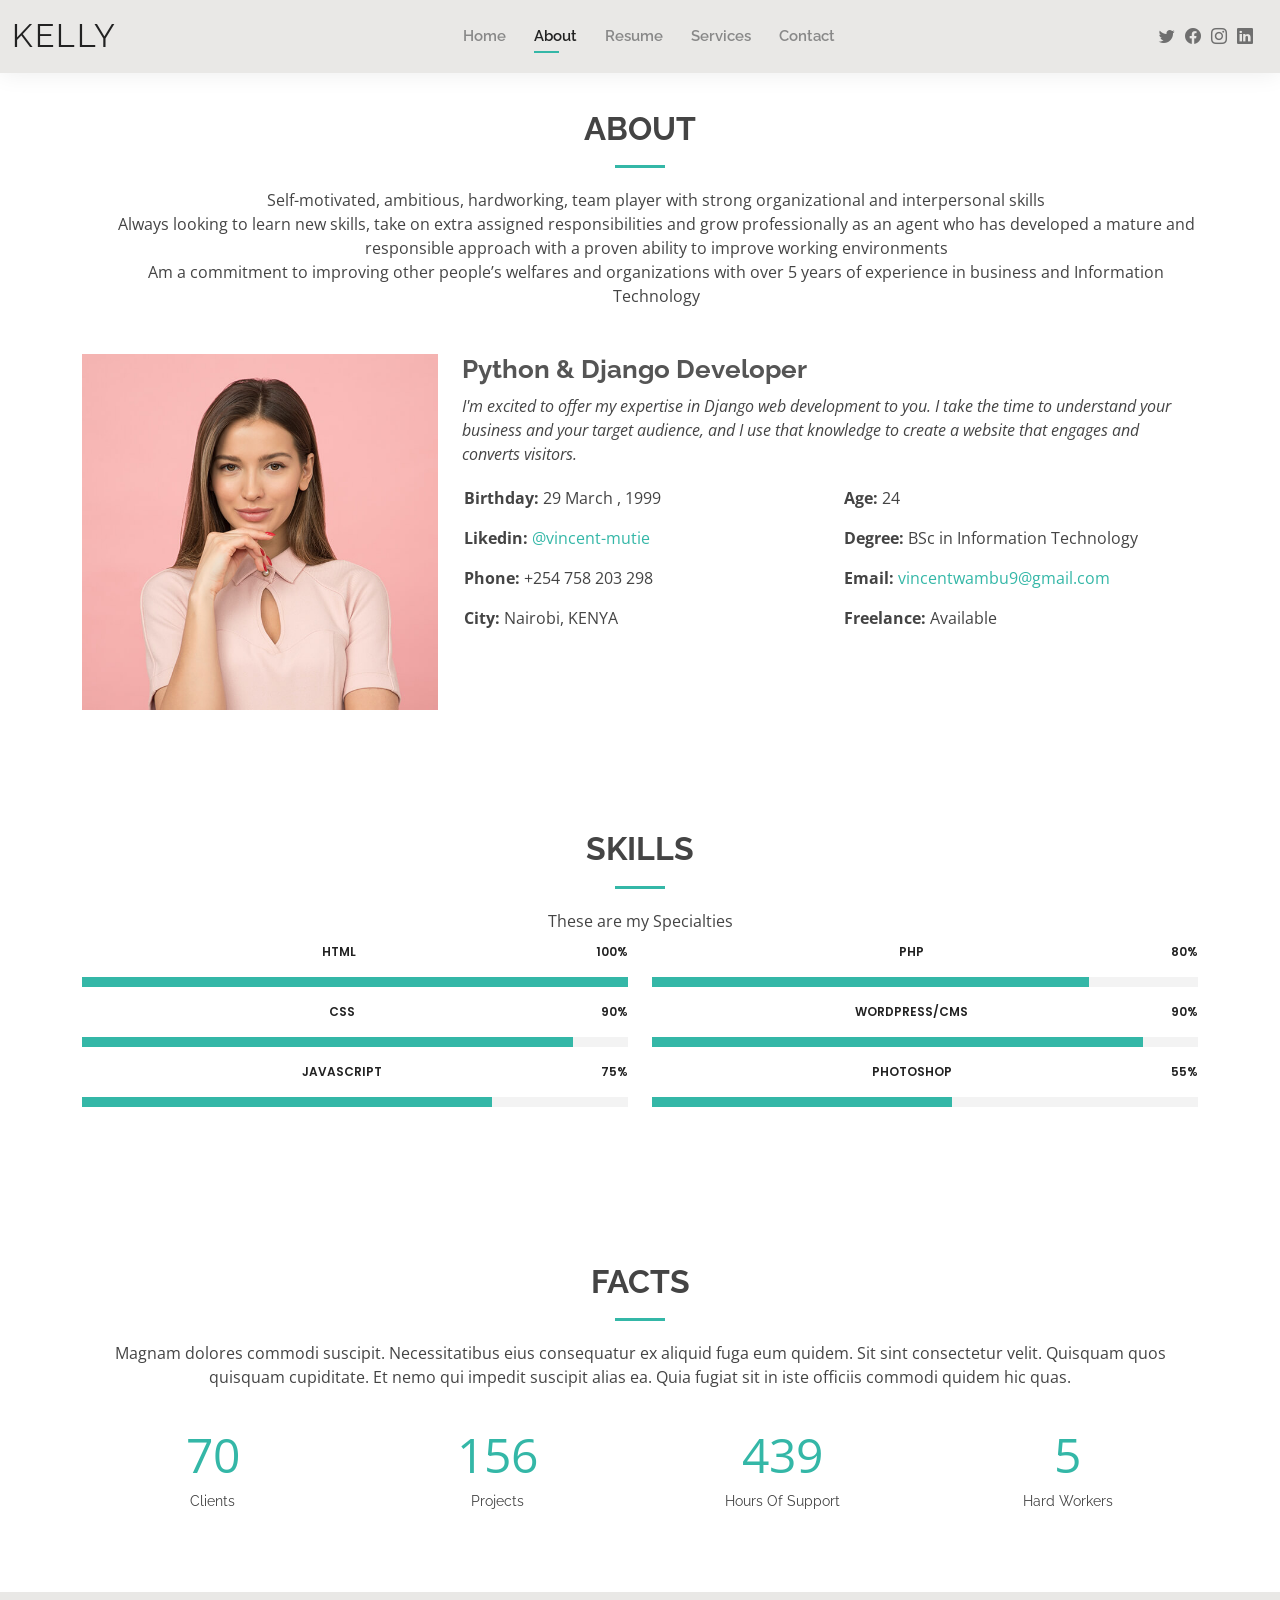
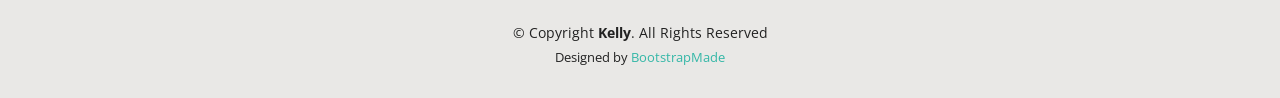
<file: about.html>
<!DOCTYPE html>
<html lang="en">

<head>
  <meta charset="utf-8">
  <meta content="width=device-width, initial-scale=1.0" name="viewport">

  <title>About </title>
  <meta content="" name="description">
  <meta content="" name="keywords">

  <!-- Favicons -->
  <link href="assets/img/favicon.png" rel="icon">
  <link href="assets/img/apple-touch-icon.png" rel="apple-touch-icon">

  <!-- Google Fonts -->
  <link href="https://fonts.googleapis.com/css?family=Open+Sans:300,300i,400,400i,600,600i,700,700i|Raleway:300,300i,400,400i,500,500i,600,600i,700,700i|Poppins:300,300i,400,400i,500,500i,600,600i,700,700i" rel="stylesheet">

  <!-- Vendor CSS Files -->
  <link href="assets/vendor/aos/aos.css" rel="stylesheet">
  <link href="assets/vendor/bootstrap/css/bootstrap.min.css" rel="stylesheet">
  <link href="assets/vendor/bootstrap-icons/bootstrap-icons.css" rel="stylesheet">
  <link href="assets/vendor/boxicons/css/boxicons.min.css" rel="stylesheet">
  <link href="assets/vendor/glightbox/css/glightbox.min.css" rel="stylesheet">
  <link href="assets/vendor/swiper/swiper-bundle.min.css" rel="stylesheet">

  <!-- Template Main CSS File -->
  <link href="assets/css/style.css" rel="stylesheet">

  <!-- =======================================================
  * Template Name: Kelly
  * Updated: Mar 10 2023 with Bootstrap v5.2.3
  * Template URL: https://bootstrapmade.com/kelly-free-bootstrap-cv-resume-html-template/
  * Author: BootstrapMade.com
  * License: https://bootstrapmade.com/license/
  ======================================================== -->
</head>

<body>

  <!-- ======= Header ======= -->
  <header id="header" class="fixed-top">
    <div class="container-fluid d-flex justify-content-between align-items-center">

      <h1 class="logo me-auto me-lg-0"><a href="index.html">Kelly</a></h1>
      <!-- Uncomment below if you prefer to use an image logo -->
      <!-- <a href="index.html" class="logo"><img src="assets/img/logo.png" alt="" class="img-fluid"></a>-->

      <nav id="navbar" class="navbar order-last order-lg-0">
        <ul>
          <li><a href="index.html">Home</a></li>
          <li><a class="active" href="about.html">About</a></li>
          <li><a href="resume.html">Resume</a></li>
          <li><a href="services.html">Services</a></li>
       
          <li><a href="contact.html">Contact</a></li>
        </ul>
        <i class="bi bi-list mobile-nav-toggle"></i>
      </nav><!-- .navbar -->

      <div class="header-social-links">
        <a href="#" class="twitter"><i class="bi bi-twitter"></i></a>
        <a href="#" class="facebook"><i class="bi bi-facebook"></i></a>
        <a href="#" class="instagram"><i class="bi bi-instagram"></i></a>
        <a href="https://www.linkedin.com/in/vincent-mutie/" class="linkedin"><i class="bi bi-linkedin"></i></i></a>
      </div>

    </div>

  </header><!-- End Header -->

  <main id="main">

    <!-- ======= About Section ======= -->
    <section id="about" class="about">
      <div class="container" data-aos="fade-up">

        <div class="section-title">
          <h2>About</h2>
          <p>
            <ul style="list-style: none;">
              <li>Self-motivated, ambitious, hardworking, team player with strong organizational and interpersonal skills </li>
              <li>Always looking to learn new skills, take on extra assigned responsibilities and grow professionally as an agent who has developed a mature and responsible approach with a proven ability to improve working environments</li>
           <li>Am  a commitment to improving other people’s welfares and organizations with over 5 years of experience in business and Information Technology</li>
            </ul>
            </p>
        </div>

        <div class="row">
          <div class="col-lg-4">
            <img src="assets/img/about.jpg" class="img-fluid" alt="">
          </div>
          <div class="col-lg-8 pt-4 pt-lg-0 content">
            <h3>Python  &amp; Django  Developer</h3>
            <p class="fst-italic">
             I'm excited to offer my expertise in Django web development to you. 
             I take the time to understand your business and your target audience, and 
             I use that knowledge to create a website that engages and converts visitors.
            </p>
            <div class="row">
              <div class="col-lg-6">
                <ul>
                  <li><i class="bi bi-rounded-right"></i> <strong>Birthday:</strong> 29 March , 1999</li>
                  <li><i class="bi bi-rounded-right"></i> <strong>Likedin:</strong> <a href="https://www.linkedin.com/in/vincent-mutie/">@vincent-mutie</a></li>
                  <li><i class="bi bi-rounded-right"></i> <strong>Phone:</strong> +254 758 203 298</li>
                  <li><i class="bi bi-rounded-right"></i> <strong>City:</strong>  Nairobi, KENYA</li>
                </ul>
              </div>
              <div class="col-lg-6">
                <ul>
                  <li><i class="bi bi-rounded-right"></i> <strong>Age:</strong> 24</li>
                  <li><i class="bi bi-rounded-right"></i> <strong>Degree:</strong> BSc in Information Technology</li>
                  <li><i class="bi bi-rounded-right"></i> <strong>Email:</strong> <a href="">vincentwambu9@gmail.com</a></li>
                  <li><i class="bi bi-rounded-right"></i> <strong>Freelance:</strong> Available</li>
                </ul>
              </div>
            </div>
            <!-- <p>
              Officiis eligendi itaque labore et dolorum mollitia officiis optio vero. Quisquam sunt adipisci omnis et ut. Nulla accusantium dolor incidunt officia tempore. Et eius omnis.
              Cupiditate ut dicta maxime officiis quidem quia. Sed et consectetur qui quia repellendus itaque neque. Aliquid amet quidem ut quaerat cupiditate. Ab et eum qui repellendus omnis culpa magni laudantium dolores.
            </p>
          </div> -->
        </div>

      </div>
    </section><!-- End About Section -->

    <!-- ======= Skills Section ======= -->
    <section id="skills" class="skills">
      <div class="container" data-aos="fade-up">

        <div class="section-title">
          <h2>Skills</h2>
          <p>These   are  my  Specialties</p>

        <div class="row skills-content">

          <div class="col-lg-6">

            <div class="progress">
              <span class="skill">HTML <i class="val">100%</i></span>
              <div class="progress-bar-wrap">
                <div class="progress-bar" role="progressbar" aria-valuenow="100" aria-valuemin="0" aria-valuemax="100"></div>
              </div>
            </div>

            <div class="progress">
              <span class="skill">CSS <i class="val">90%</i></span>
              <div class="progress-bar-wrap">
                <div class="progress-bar" role="progressbar" aria-valuenow="90" aria-valuemin="0" aria-valuemax="100"></div>
              </div>
            </div>

            <div class="progress">
              <span class="skill">JavaScript <i class="val">75%</i></span>
              <div class="progress-bar-wrap">
                <div class="progress-bar" role="progressbar" aria-valuenow="75" aria-valuemin="0" aria-valuemax="100"></div>
              </div>
            </div>

          </div>

          <div class="col-lg-6">

            <div class="progress">
              <span class="skill">PHP <i class="val">80%</i></span>
              <div class="progress-bar-wrap">
                <div class="progress-bar" role="progressbar" aria-valuenow="80" aria-valuemin="0" aria-valuemax="100"></div>
              </div>
            </div>

            <div class="progress">
              <span class="skill">WordPress/CMS <i class="val">90%</i></span>
              <div class="progress-bar-wrap">
                <div class="progress-bar" role="progressbar" aria-valuenow="90" aria-valuemin="0" aria-valuemax="100"></div>
              </div>
            </div>

            <div class="progress">
              <span class="skill">Photoshop <i class="val">55%</i></span>
              <div class="progress-bar-wrap">
                <div class="progress-bar" role="progressbar" aria-valuenow="55" aria-valuemin="0" aria-valuemax="100"></div>
              </div>
            </div>

          </div>

        </div>

      </div>
    </section><!-- End Skills Section -->

    <!-- ======= Facts Section ======= -->
    <section id="facts" class="facts">
      <div class="container" data-aos="fade-up">

        <div class="section-title">
          <h2>Facts</h2>
          <p>Magnam dolores commodi suscipit. Necessitatibus eius consequatur ex aliquid fuga eum quidem. Sit sint consectetur velit. Quisquam quos quisquam cupiditate. Et nemo qui impedit suscipit alias ea. Quia fugiat sit in iste officiis commodi quidem hic quas.</p>
        </div>

        <div class="row counters">

          <div class="col-lg-3 col-6 text-center">
            <span data-purecounter-start="0" data-purecounter-end="232" data-purecounter-duration="1" class="purecounter"></span>
            <p>Clients</p>
          </div>

          <div class="col-lg-3 col-6 text-center">
            <span data-purecounter-start="0" data-purecounter-end="521" data-purecounter-duration="1" class="purecounter"></span>
            <p>Projects</p>
          </div>

          <div class="col-lg-3 col-6 text-center">
            <span data-purecounter-start="0" data-purecounter-end="1463" data-purecounter-duration="1" class="purecounter"></span>
            <p>Hours Of Support</p>
          </div>

          <div class="col-lg-3 col-6 text-center">
            <span data-purecounter-start="0" data-purecounter-end="15" data-purecounter-duration="1" class="purecounter"></span>
            <p>Hard Workers</p>
          </div>

        </div>

      </div>
    </section><!-- End Facts Section -->



  </main><!-- End #main -->

  <!-- ======= Footer ======= -->
  <footer id="footer">
    <div class="container">
      <div class="copyright">
        &copy; Copyright <strong><span>Kelly</span></strong>. All Rights Reserved
      </div>
      <div class="credits">
        <!-- All the links in the footer should remain intact. -->
        <!-- You can delete the links only if you purchased the pro version. -->
        <!-- Licensing information: https://bootstrapmade.com/license/ -->
        <!-- Purchase the pro version with working PHP/AJAX contact form: https://bootstrapmade.com/kelly-free-bootstrap-cv-resume-html-template/ -->
        Designed by <a href="https://bootstrapmade.com/">BootstrapMade</a>
      </div>
    </div>
  </footer><!-- End  Footer -->

  <div id="preloader"></div>
  <a href="#" class="back-to-top d-flex align-items-center justify-content-center"><i class="bi bi-arrow-up-short"></i></a>

  <!-- Vendor JS Files -->
  <script src="assets/vendor/purecounter/purecounter_vanilla.js"></script>
  <script src="assets/vendor/aos/aos.js"></script>
  <script src="assets/vendor/bootstrap/js/bootstrap.bundle.min.js"></script>
  <script src="assets/vendor/glightbox/js/glightbox.min.js"></script>
  <script src="assets/vendor/isotope-layout/isotope.pkgd.min.js"></script>
  <script src="assets/vendor/swiper/swiper-bundle.min.js"></script>
  <script src="assets/vendor/waypoints/noframework.waypoints.js"></script>
  <script src="assets/vendor/php-email-form/validate.js"></script>

  <!-- Template Main JS File -->
  <script src="assets/js/main.js"></script>

</body>

</html>
</file>
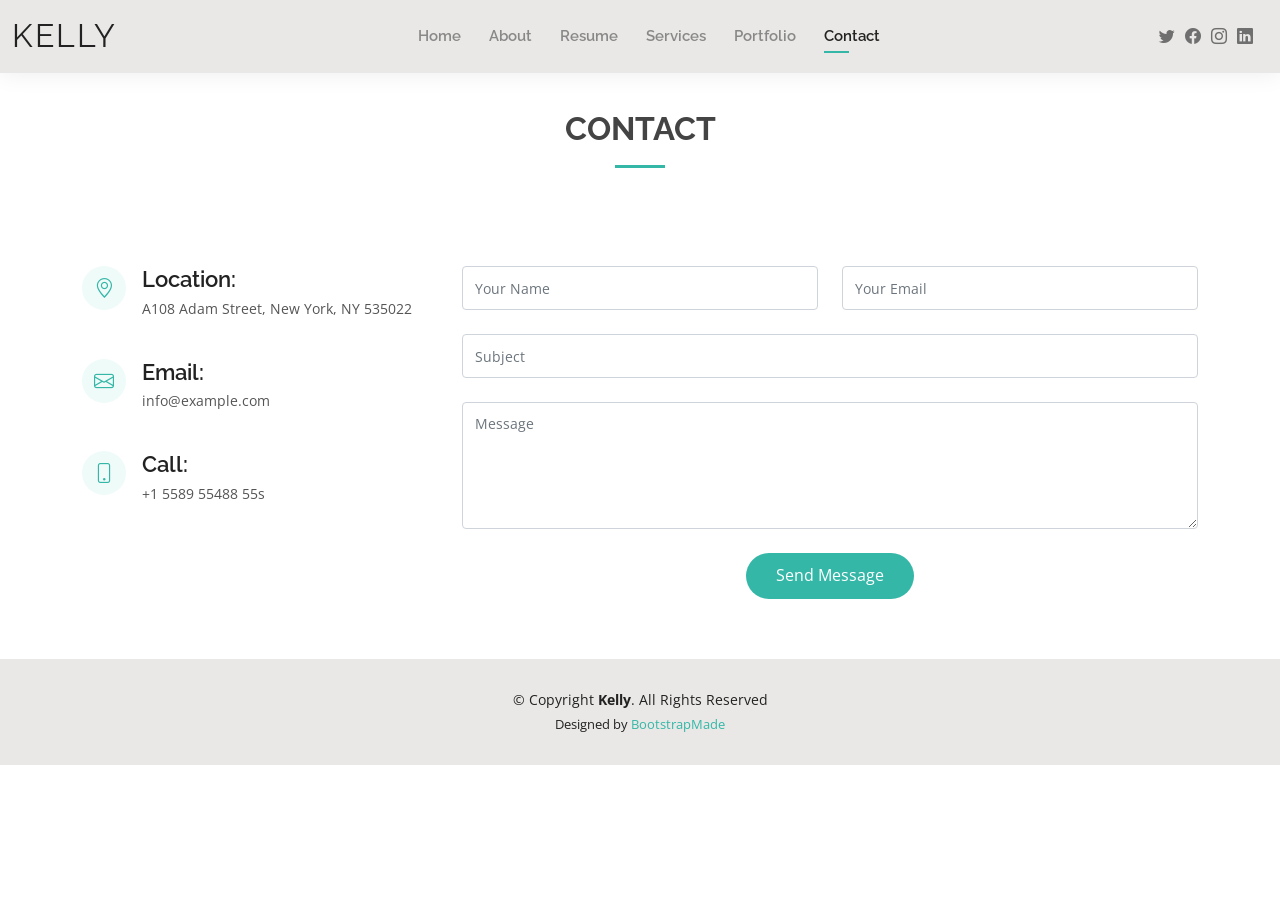
<file: contact.html>
<!DOCTYPE html>
<html lang="en">

<head>
  <meta charset="utf-8">
  <meta content="width=device-width, initial-scale=1.0" name="viewport">

  <title>Contact - Kelly Bootstrap Template</title>
  <meta content="" name="description">
  <meta content="" name="keywords">

  <!-- Favicons -->
  <link href="assets/img/favicon.png" rel="icon">
  <link href="assets/img/apple-touch-icon.png" rel="apple-touch-icon">

  <!-- Google Fonts -->
  <link href="https://fonts.googleapis.com/css?family=Open+Sans:300,300i,400,400i,600,600i,700,700i|Raleway:300,300i,400,400i,500,500i,600,600i,700,700i|Poppins:300,300i,400,400i,500,500i,600,600i,700,700i" rel="stylesheet">

  <!-- Vendor CSS Files -->
  <link href="assets/vendor/aos/aos.css" rel="stylesheet">
  <link href="assets/vendor/bootstrap/css/bootstrap.min.css" rel="stylesheet">
  <link href="assets/vendor/bootstrap-icons/bootstrap-icons.css" rel="stylesheet">
  <link href="assets/vendor/boxicons/css/boxicons.min.css" rel="stylesheet">
  <link href="assets/vendor/glightbox/css/glightbox.min.css" rel="stylesheet">
  <link href="assets/vendor/swiper/swiper-bundle.min.css" rel="stylesheet">

  <!-- Template Main CSS File -->
  <link href="assets/css/style.css" rel="stylesheet">

  <!-- =======================================================
  * Template Name: Kelly
  * Updated: Mar 10 2023 with Bootstrap v5.2.3
  * Template URL: https://bootstrapmade.com/kelly-free-bootstrap-cv-resume-html-template/
  * Author: BootstrapMade.com
  * License: https://bootstrapmade.com/license/
  ======================================================== -->
</head>

<body>

  <!-- ======= Header ======= -->
  <header id="header" class="fixed-top">
    <div class="container-fluid d-flex justify-content-between align-items-center">

      <h1 class="logo me-auto me-lg-0"><a href="index.html">Kelly</a></h1>
      <!-- Uncomment below if you prefer to use an image logo -->
      <!-- <a href="index.html" class="logo"><img src="assets/img/logo.png" alt="" class="img-fluid"></a>-->

      <nav id="navbar" class="navbar order-last order-lg-0">
        <ul>
          <li><a href="index.html">Home</a></li>
          <li><a href="about.html">About</a></li>
          <li><a href="resume.html">Resume</a></li>
          <li><a href="services.html">Services</a></li>
          <li><a href="portfolio.html">Portfolio</a></li>
          <li><a class="active" href="contact.html">Contact</a></li>
        </ul>
        <i class="bi bi-list mobile-nav-toggle"></i>
      </nav><!-- .navbar -->

      <div class="header-social-links">
        <a href="#" class="twitter"><i class="bi bi-twitter"></i></a>
        <a href="#" class="facebook"><i class="bi bi-facebook"></i></a>
        <a href="#" class="instagram"><i class="bi bi-instagram"></i></a>
        <a href="#" class="linkedin"><i class="bi bi-linkedin"></i></i></a>
      </div>

    </div>

  </header><!-- End Header -->

  <main id="main">

    <!-- ======= Contact Section ======= -->
    <section id="contact" class="contact">
      <div class="container" data-aos="fade-up">

        <div class="section-title">
          <h2>Contact</h2>
        </div>

      
        <div class="row mt-5">

          <div class="col-lg-4">
            <div class="info">
              <div class="address">
                <i class="bi bi-geo-alt"></i>
                <h4>Location:</h4>
                <p>A108 Adam Street, New York, NY 535022</p>
              </div>

              <div class="email">
                <i class="bi bi-envelope"></i>
                <h4>Email:</h4>
                <p>info@example.com</p>
              </div>

              <div class="phone">
                <i class="bi bi-phone"></i>
                <h4>Call:</h4>
                <p>+1 5589 55488 55s</p>
              </div>

            </div>

          </div>

          <div class="col-lg-8 mt-5 mt-lg-0">

            <form action="forms/contact.php" method="post" role="form" class="php-email-form">
              <div class="row">
                <div class="col-md-6 form-group">
                  <input type="text" name="name" class="form-control" id="name" placeholder="Your Name" required>
                </div>
                <div class="col-md-6 form-group mt-3 mt-md-0">
                  <input type="email" class="form-control" name="email" id="email" placeholder="Your Email" required>
                </div>
              </div>
              <div class="form-group mt-3">
                <input type="text" class="form-control" name="subject" id="subject" placeholder="Subject" required>
              </div>
              <div class="form-group mt-3">
                <textarea class="form-control" name="message" rows="5" placeholder="Message" required></textarea>
              </div>
              <div class="my-3">
                <div class="loading">Loading</div>
                <div class="error-message"></div>
                <div class="sent-message">Your message has been sent. Thank you!</div>
              </div>
              <div class="text-center"><button type="submit">Send Message</button></div>
            </form>

          </div>

        </div>

      </div>
    </section><!-- End Contact Section -->

  </main><!-- End #main -->

  <!-- ======= Footer ======= -->
  <footer id="footer">
    <div class="container">
      <div class="copyright">
        &copy; Copyright <strong><span>Kelly</span></strong>. All Rights Reserved
      </div>
      <div class="credits">
        <!-- All the links in the footer should remain intact. -->
        <!-- You can delete the links only if you purchased the pro version. -->
        <!-- Licensing information: https://bootstrapmade.com/license/ -->
        <!-- Purchase the pro version with working PHP/AJAX contact form: https://bootstrapmade.com/kelly-free-bootstrap-cv-resume-html-template/ -->
        Designed by <a href="https://bootstrapmade.com/">BootstrapMade</a>
      </div>
    </div>
  </footer><!-- End  Footer -->

  <div id="preloader"></div>
  <a href="#" class="back-to-top d-flex align-items-center justify-content-center"><i class="bi bi-arrow-up-short"></i></a>

  <!-- Vendor JS Files -->
  <script src="assets/vendor/purecounter/purecounter_vanilla.js"></script>
  <script src="assets/vendor/aos/aos.js"></script>
  <script src="assets/vendor/bootstrap/js/bootstrap.bundle.min.js"></script>
  <script src="assets/vendor/glightbox/js/glightbox.min.js"></script>
  <script src="assets/vendor/isotope-layout/isotope.pkgd.min.js"></script>
  <script src="assets/vendor/swiper/swiper-bundle.min.js"></script>
  <script src="assets/vendor/waypoints/noframework.waypoints.js"></script>
  <script src="assets/vendor/php-email-form/validate.js"></script>

  <!-- Template Main JS File -->
  <script src="assets/js/main.js"></script>

</body>

</html>
</file>
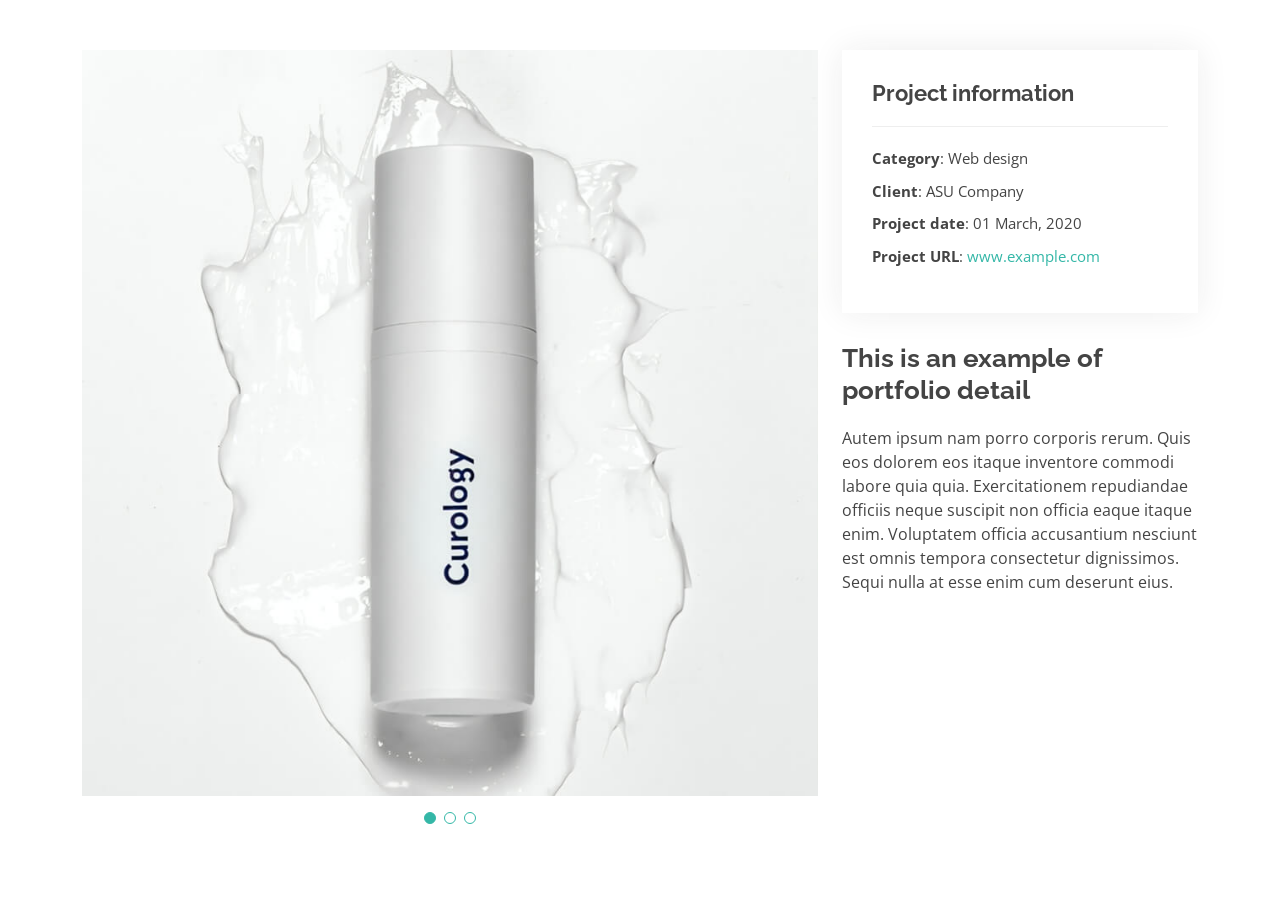
<file: portfolio-details.html>
<!DOCTYPE html>
<html lang="en">
  <head>
    <meta charset="utf-8" />
    <meta content="width=device-width, initial-scale=1.0" name="viewport" />

    <title>potfolio</title>
    <meta content="" name="description" />
    <meta content="" name="keywords" />

    <!-- Favicons -->
    <link href="assets/img/favicon.png" rel="icon" />
    <link href="assets/img/apple-touch-icon.png" rel="apple-touch-icon" />

    <!-- Google Fonts -->
    <link
      href="https://fonts.googleapis.com/css?family=Open+Sans:300,300i,400,400i,600,600i,700,700i|Raleway:300,300i,400,400i,500,500i,600,600i,700,700i|Poppins:300,300i,400,400i,500,500i,600,600i,700,700i"
      rel="stylesheet"
    />

    <!-- Vendor CSS Files -->
    <link href="assets/vendor/aos/aos.css" rel="stylesheet" />
    <link
      href="assets/vendor/bootstrap/css/bootstrap.min.css"
      rel="stylesheet"
    />
    <link
      href="assets/vendor/bootstrap-icons/bootstrap-icons.css"
      rel="stylesheet"
    />
    <link href="assets/vendor/boxicons/css/boxicons.min.css" rel="stylesheet" />
    <link
      href="assets/vendor/glightbox/css/glightbox.min.css"
      rel="stylesheet"
    />
    <link href="assets/vendor/swiper/swiper-bundle.min.css" rel="stylesheet" />

    <!-- Template Main CSS File -->
    <link href="assets/css/style.css" rel="stylesheet" />

    <!-- =======================================================
  * Template Name: Kelly
  * Updated: Mar 10 2023 with Bootstrap v5.2.3
  * Template URL: https://bootstrapmade.com/kelly-free-bootstrap-cv-resume-html-template/
  * Author: BootstrapMade.com
  * License: https://bootstrapmade.com/license/
  ======================================================== -->
  </head>

  <body>
    <main id="main">
      <!-- ======= Portfolio Details Section ======= -->
      <section id="portfolio-details" class="portfolio-details">
        <div class="container">
          <div class="row gy-4">
            <div class="col-lg-8">
              <div class="portfolio-details-slider swiper">
                <div class="swiper-wrapper align-items-center">
                  <div class="swiper-slide">
                    <img src="assets/img/portfolio/portfolio-1.jpg" alt="" />
                  </div>

                  <div class="swiper-slide">
                    <img src="assets/img/portfolio/portfolio-2.jpg" alt="" />
                  </div>

                  <div class="swiper-slide">
                    <img src="assets/img/portfolio/portfolio-3.jpg" alt="" />
                  </div>
                </div>
                <div class="swiper-pagination"></div>
              </div>
            </div>

            <div class="col-lg-4">
              <div class="portfolio-info">
                <h3>Project information</h3>
                <ul>
                  <li><strong>Category</strong>: Web design</li>
                  <li><strong>Client</strong>: ASU Company</li>
                  <li><strong>Project date</strong>: 01 March, 2020</li>
                  <li>
                    <strong>Project URL</strong>:
                    <a href="#">www.example.com</a>
                  </li>
                </ul>
              </div>
              <div class="portfolio-description">
                <h2>This is an example of portfolio detail</h2>
                <p>
                  Autem ipsum nam porro corporis rerum. Quis eos dolorem eos
                  itaque inventore commodi labore quia quia. Exercitationem
                  repudiandae officiis neque suscipit non officia eaque itaque
                  enim. Voluptatem officia accusantium nesciunt est omnis
                  tempora consectetur dignissimos. Sequi nulla at esse enim cum
                  deserunt eius.
                </p>
              </div>
            </div>
          </div>
        </div>
      </section>
      <!-- End Portfolio Details Section -->
    </main>
    <!-- End #main -->

    <div id="preloader"></div>
    <a
      href="#"
      class="back-to-top d-flex align-items-center justify-content-center"
      ><i class="bi bi-arrow-up-short"></i
    ></a>

    <!-- Vendor JS Files -->
    <script src="assets/vendor/purecounter/purecounter_vanilla.js"></script>
    <script src="assets/vendor/aos/aos.js"></script>
    <script src="assets/vendor/bootstrap/js/bootstrap.bundle.min.js"></script>
    <script src="assets/vendor/glightbox/js/glightbox.min.js"></script>
    <script src="assets/vendor/isotope-layout/isotope.pkgd.min.js"></script>
    <script src="assets/vendor/swiper/swiper-bundle.min.js"></script>
    <script src="assets/vendor/waypoints/noframework.waypoints.js"></script>
    <script src="assets/vendor/php-email-form/validate.js"></script>

    <!-- Template Main JS File -->
    <script src="assets/js/main.js"></script>
  </body>
</html>
</file>
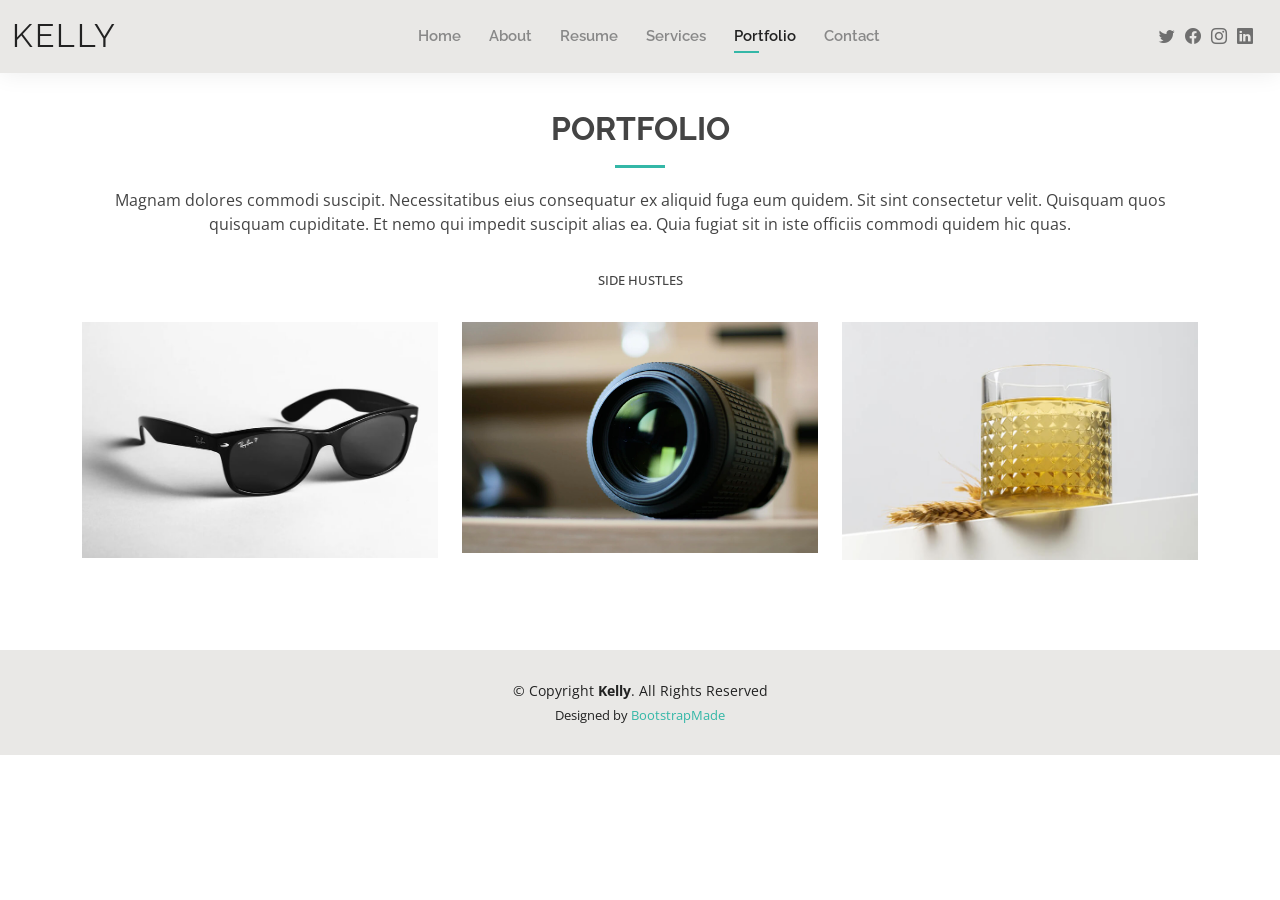
<file: portfolio.html>
<!DOCTYPE html>
<html lang="en">

<head>
  <meta charset="utf-8">
  <meta content="width=device-width, initial-scale=1.0" name="viewport">

  <title>Portfolio - Kelly Bootstrap Template</title>
  <meta content="" name="description">
  <meta content="" name="keywords">

  <!-- Favicons -->
  <link href="assets/img/favicon.png" rel="icon">
  <link href="assets/img/apple-touch-icon.png" rel="apple-touch-icon">

  <!-- Google Fonts -->
  <link href="https://fonts.googleapis.com/css?family=Open+Sans:300,300i,400,400i,600,600i,700,700i|Raleway:300,300i,400,400i,500,500i,600,600i,700,700i|Poppins:300,300i,400,400i,500,500i,600,600i,700,700i" rel="stylesheet">

  <!-- Vendor CSS Files -->
  <link href="assets/vendor/aos/aos.css" rel="stylesheet">
  <link href="assets/vendor/bootstrap/css/bootstrap.min.css" rel="stylesheet">
  <link href="assets/vendor/bootstrap-icons/bootstrap-icons.css" rel="stylesheet">
  <link href="assets/vendor/boxicons/css/boxicons.min.css" rel="stylesheet">
  <link href="assets/vendor/glightbox/css/glightbox.min.css" rel="stylesheet">
  <link href="assets/vendor/swiper/swiper-bundle.min.css" rel="stylesheet">

  <!-- Template Main CSS File -->
  <link href="assets/css/style.css" rel="stylesheet">

  <!-- =======================================================
  * Template Name: Kelly
  * Updated: Mar 10 2023 with Bootstrap v5.2.3
  * Template URL: https://bootstrapmade.com/kelly-free-bootstrap-cv-resume-html-template/
  * Author: BootstrapMade.com
  * License: https://bootstrapmade.com/license/
  ======================================================== -->
</head>

<body>

  <!-- ======= Header ======= -->
  <header id="header" class="fixed-top">
    <div class="container-fluid d-flex justify-content-between align-items-center">

      <h1 class="logo me-auto me-lg-0"><a href="index.html">Kelly</a></h1>
      <!-- Uncomment below if you prefer to use an image logo -->
      <!-- <a href="index.html" class="logo"><img src="assets/img/logo.png" alt="" class="img-fluid"></a>-->

      <nav id="navbar" class="navbar order-last order-lg-0">
        <ul>
          <li><a href="index.html">Home</a></li>
          <li><a href="about.html">About</a></li>
          <li><a href="resume.html">Resume</a></li>
          <li><a href="services.html">Services</a></li>
          <li><a class="active" href="portfolio.html">Portfolio</a></li>
          <li><a href="contact.html">Contact</a></li>
        </ul>
        <i class="bi bi-list mobile-nav-toggle"></i>
      </nav><!-- .navbar -->

      <div class="header-social-links">
        <a href="#" class="twitter"><i class="bi bi-twitter"></i></a>
        <a href="#" class="facebook"><i class="bi bi-facebook"></i></a>
        <a href="#" class="instagram"><i class="bi bi-instagram"></i></a>
        <a href="#" class="linkedin"><i class="bi bi-linkedin"></i></i></a>
      </div>

    </div>

  </header><!-- End Header -->

  <main id="main">

    <!-- ======= Portfolio Section ======= -->
    <section id="portfolio" class="portfolio">
      <div class="container" data-aos="fade-up">

        <div class="section-title">
          <h2>Portfolio</h2>
          <p>Magnam dolores commodi suscipit. Necessitatibus eius consequatur ex aliquid fuga eum quidem. Sit sint consectetur velit. Quisquam quos quisquam cupiditate. Et nemo qui impedit suscipit alias ea. Quia fugiat sit in iste officiis commodi quidem hic quas.</p>
        </div>

        <div class="row" data-aos="fade-up" data-aos-delay="100">
          <div class="col-lg-12 d-flex justify-content-center">
            <ul id="portfolio-flters">
            
              <li data-filter=".filter-card">Side Hustles</li>
             
            </ul>
          </div>
        </div>

        <div class="row portfolio-container" data-aos="fade-up" data-aos-delay="200">


          <div class="col-lg-4 col-md-6 portfolio-item filter-card">
            <div class="portfolio-wrap">
              <img src="assets/img/portfolio/portfolio-4.jpg" class="img-fluid" alt="">
              <div class="portfolio-info">
                <h4>Fiverr Freelancing</h4>
                <p>Offer  IT Services  to clients  all  over  the  world!</p>
                <div class="portfolio-links">
                  <a href="assets/img/portfolio/portfolio-4.jpg" data-gallery="portfolioGallery" class="portfolio-lightbox" title="Fiverr"><i class="bx bx-plus"></i></a>
                  <a href="portfolio-details.html" class="portfolio-details-lightbox" data-glightbox="type: external" title="Portfolio Details"><i class="bx bx-link"></i></a>
                </div>
              </div>
            </div>
          </div>

         
          

          <div class="col-lg-4 col-md-6 portfolio-item filter-card">
            <div class="portfolio-wrap">
              <img src="assets/img/portfolio/portfolio-7.jpg" class="img-fluid" alt="">
              <div class="portfolio-info">
                <h4>Card 1</h4>
                <p>Card</p>
                <div class="portfolio-links">
                  <a href="assets/img/portfolio/portfolio-7.jpg" data-gallery="portfolioGallery" class="portfolio-lightbox" title="Card 1"><i class="bx bx-plus"></i></a>
                  <a href="portfolio-details.html" class="portfolio-details-lightbox" data-glightbox="type: external" title="Portfolio Details"><i class="bx bx-link"></i></a>
                </div>
              </div>
            </div>
          </div>

          <div class="col-lg-4 col-md-6 portfolio-item filter-card">
            <div class="portfolio-wrap">
              <img src="assets/img/portfolio/portfolio-8.jpg" class="img-fluid" alt="">
              <div class="portfolio-info">
                <h4>Card 3</h4>
                <p>Card</p>
                <div class="portfolio-links">
                  <a href="assets/img/portfolio/portfolio-8.jpg" data-gallery="portfolioGallery" class="portfolio-lightbox" title="Card 3"><i class="bx bx-plus"></i></a>
                  <a href="portfolio-details.html" class="portfolio-details-lightbox" data-glightbox="type: external" title="Portfolio Details"><i class="bx bx-link"></i></a>
                </div>
              </div>
            </div>
          </div>

          

        </div>

      </div>
    </section><!-- End Portfolio Section -->

  </main><!-- End #main -->

  <!-- ======= Footer ======= -->
  <footer id="footer">
    <div class="container">
      <div class="copyright">
        &copy; Copyright <strong><span>Kelly</span></strong>. All Rights Reserved
      </div>
      <div class="credits">
        <!-- All the links in the footer should remain intact. -->
        <!-- You can delete the links only if you purchased the pro version. -->
        <!-- Licensing information: https://bootstrapmade.com/license/ -->
        <!-- Purchase the pro version with working PHP/AJAX contact form: https://bootstrapmade.com/kelly-free-bootstrap-cv-resume-html-template/ -->
        Designed by <a href="https://bootstrapmade.com/">BootstrapMade</a>
      </div>
    </div>
  </footer><!-- End  Footer -->

  <div id="preloader"></div>
  <a href="#" class="back-to-top d-flex align-items-center justify-content-center"><i class="bi bi-arrow-up-short"></i></a>

  <!-- Vendor JS Files -->
  <script src="assets/vendor/purecounter/purecounter_vanilla.js"></script>
  <script src="assets/vendor/aos/aos.js"></script>
  <script src="assets/vendor/bootstrap/js/bootstrap.bundle.min.js"></script>
  <script src="assets/vendor/glightbox/js/glightbox.min.js"></script>
  <script src="assets/vendor/isotope-layout/isotope.pkgd.min.js"></script>
  <script src="assets/vendor/swiper/swiper-bundle.min.js"></script>
  <script src="assets/vendor/waypoints/noframework.waypoints.js"></script>
  <script src="assets/vendor/php-email-form/validate.js"></script>

  <!-- Template Main JS File -->
  <script src="assets/js/main.js"></script>

</body>

</html>
</file>
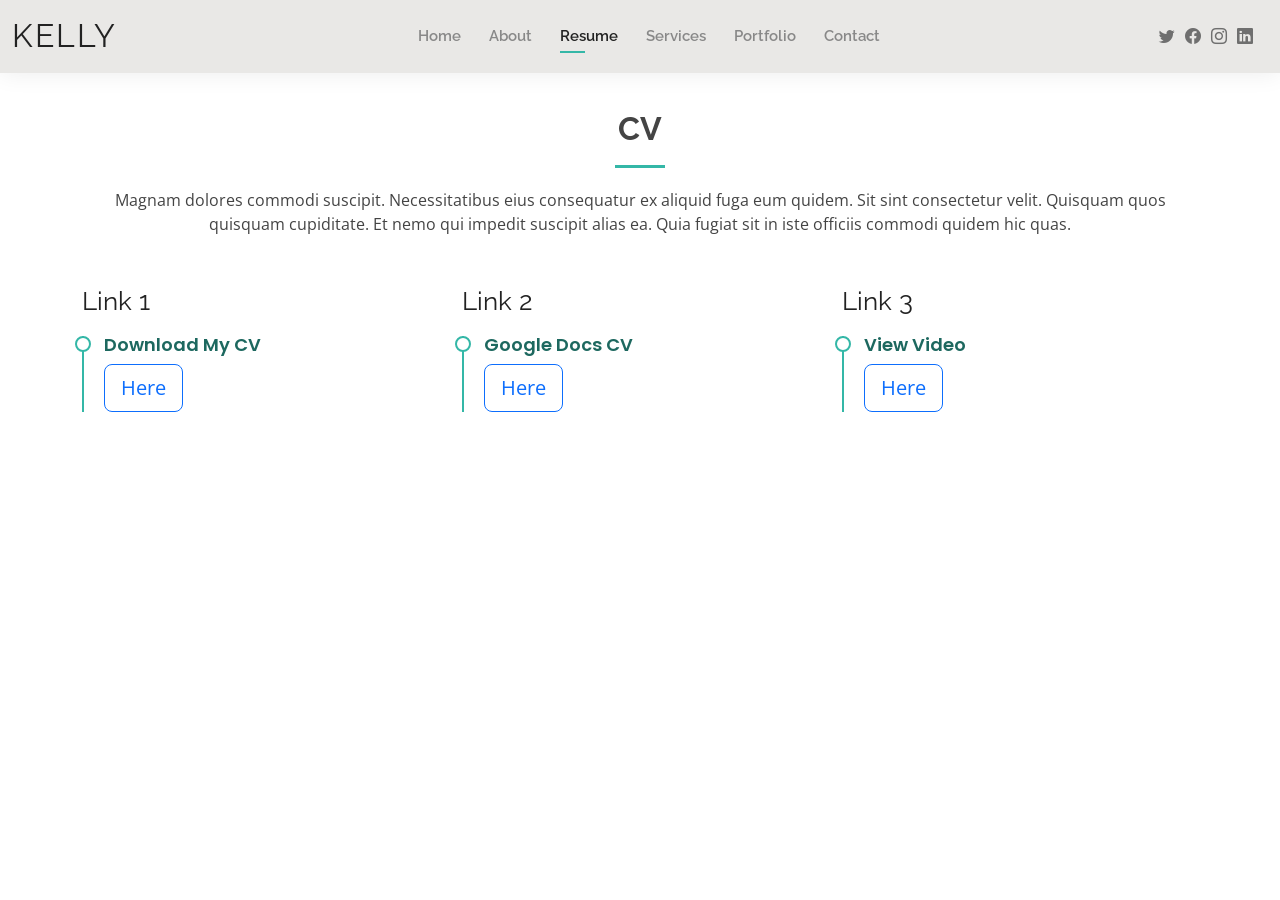
<file: resume.html>
<!DOCTYPE html>
<html lang="en">

<head>
  <meta charset="utf-8">
  <meta content="width=device-width, initial-scale=1.0" name="viewport">

  <title>Resume</title>
  <meta content="" name="description">
  <meta content="" name="keywords">

  <!-- Favicons -->
  <link href="assets/img/favicon.png" rel="icon">
  <link href="assets/img/apple-touch-icon.png" rel="apple-touch-icon">

  <!-- Google Fonts -->
  <link href="https://fonts.googleapis.com/css?family=Open+Sans:300,300i,400,400i,600,600i,700,700i|Raleway:300,300i,400,400i,500,500i,600,600i,700,700i|Poppins:300,300i,400,400i,500,500i,600,600i,700,700i" rel="stylesheet">

  <!-- Vendor CSS Files -->
  <link href="assets/vendor/aos/aos.css" rel="stylesheet">
  <link href="assets/vendor/bootstrap/css/bootstrap.min.css" rel="stylesheet">
  <link href="assets/vendor/bootstrap-icons/bootstrap-icons.css" rel="stylesheet">
  <link href="assets/vendor/boxicons/css/boxicons.min.css" rel="stylesheet">
  <link href="assets/vendor/glightbox/css/glightbox.min.css" rel="stylesheet">
  <link href="assets/vendor/swiper/swiper-bundle.min.css" rel="stylesheet">

  <!-- Template Main CSS File -->
  <link href="assets/css/style.css" rel="stylesheet">

  <!-- =======================================================
  * Template Name: Kelly
  * Updated: Mar 10 2023 with Bootstrap v5.2.3
  * Template URL: https://bootstrapmade.com/kelly-free-bootstrap-cv-resume-html-template/
  * Author: BootstrapMade.com
  * License: https://bootstrapmade.com/license/
  ======================================================== -->
</head>

<body>

  <!-- ======= Header ======= -->
  <header id="header" class="fixed-top">
    <div class="container-fluid d-flex justify-content-between align-items-center">

      <h1 class="logo me-auto me-lg-0"><a href="index.html">Kelly</a></h1>
      <!-- Uncomment below if you prefer to use an image logo -->
      <!-- <a href="index.html" class="logo"><img src="assets/img/logo.png" alt="" class="img-fluid"></a>-->

      <nav id="navbar" class="navbar order-last order-lg-0">
        <ul>
          <li><a href="index.html">Home</a></li>
          <li><a href="about.html">About</a></li>
          <li><a class="active" href="resume.html">Resume</a></li>
          <li><a href="services.html">Services</a></li>
          <li><a href="portfolio.html">Portfolio</a></li>
          <li><a href="contact.html">Contact</a></li>
        </ul>
        <i class="bi bi-list mobile-nav-toggle"></i>
      </nav><!-- .navbar -->

      <div class="header-social-links">
        <a href="#" class="twitter"><i class="bi bi-twitter"></i></a>
        <a href="#" class="facebook"><i class="bi bi-facebook"></i></a>
        <a href="#" class="instagram"><i class="bi bi-instagram"></i></a>
        <a href="#" class="linkedin"><i class="bi bi-linkedin"></i></i></a>
      </div>

    </div>

  </header><!-- End Header -->

  <main id="main">

    <!-- ======= Resume Section ======= -->
    <section id="resume" class="resume">
      <div class="container" data-aos="fade-up">

        <div class="section-title">
          <h2>CV</h2>
          <p>Magnam dolores commodi suscipit. Necessitatibus eius consequatur ex aliquid fuga eum quidem. Sit sint consectetur velit. Quisquam quos quisquam cupiditate. Et nemo qui impedit suscipit alias ea. Quia fugiat sit in iste officiis commodi quidem hic quas.</p>
        </div>

        <div class="row">
          <div class="col-lg-4">
            <h3 class="resume-title">Link 1</h3>
            <div class="resume-item pb-0">
              <h4>Download My CV</h4>

              <a href="" class="btn btn-outline-primary btn-lg">Here</a>
            </div>

       
          </div>
          <div class="col-lg-4">
            <h3 class="resume-title">Link 2 </h3>
            <div class="resume-item">
              <h4>Google Docs CV</h4>

              <a href="" class="btn btn-outline-primary btn-lg">Here</a>
            
            </div>
        
          </div>

          <div class="col-lg-4">
            <h3 class="resume-title">Link 3</h3>
            <div class="resume-item pb-0">
              <h4>View Video</h4>

              <a href="" class="btn btn-outline-primary btn-lg">Here</a>
            </div>

       
          </div>
        </div>


        
      </div>
    </section><!-- End Resume Section -->

  </main><!-- End #main -->


  <div id="preloader"></div>
  <a href="#" class="back-to-top d-flex align-items-center justify-content-center"><i class="bi bi-arrow-up-short"></i></a>

  <!-- Vendor JS Files -->
  <script src="assets/vendor/purecounter/purecounter_vanilla.js"></script>
  <script src="assets/vendor/aos/aos.js"></script>
  <script src="assets/vendor/bootstrap/js/bootstrap.bundle.min.js"></script>
  <script src="assets/vendor/glightbox/js/glightbox.min.js"></script>
  <script src="assets/vendor/isotope-layout/isotope.pkgd.min.js"></script>
  <script src="assets/vendor/swiper/swiper-bundle.min.js"></script>
  <script src="assets/vendor/waypoints/noframework.waypoints.js"></script>
  <script src="assets/vendor/php-email-form/validate.js"></script>

  <!-- Template Main JS File -->
  <script src="assets/js/main.js"></script>

</body>

</html>
</file>
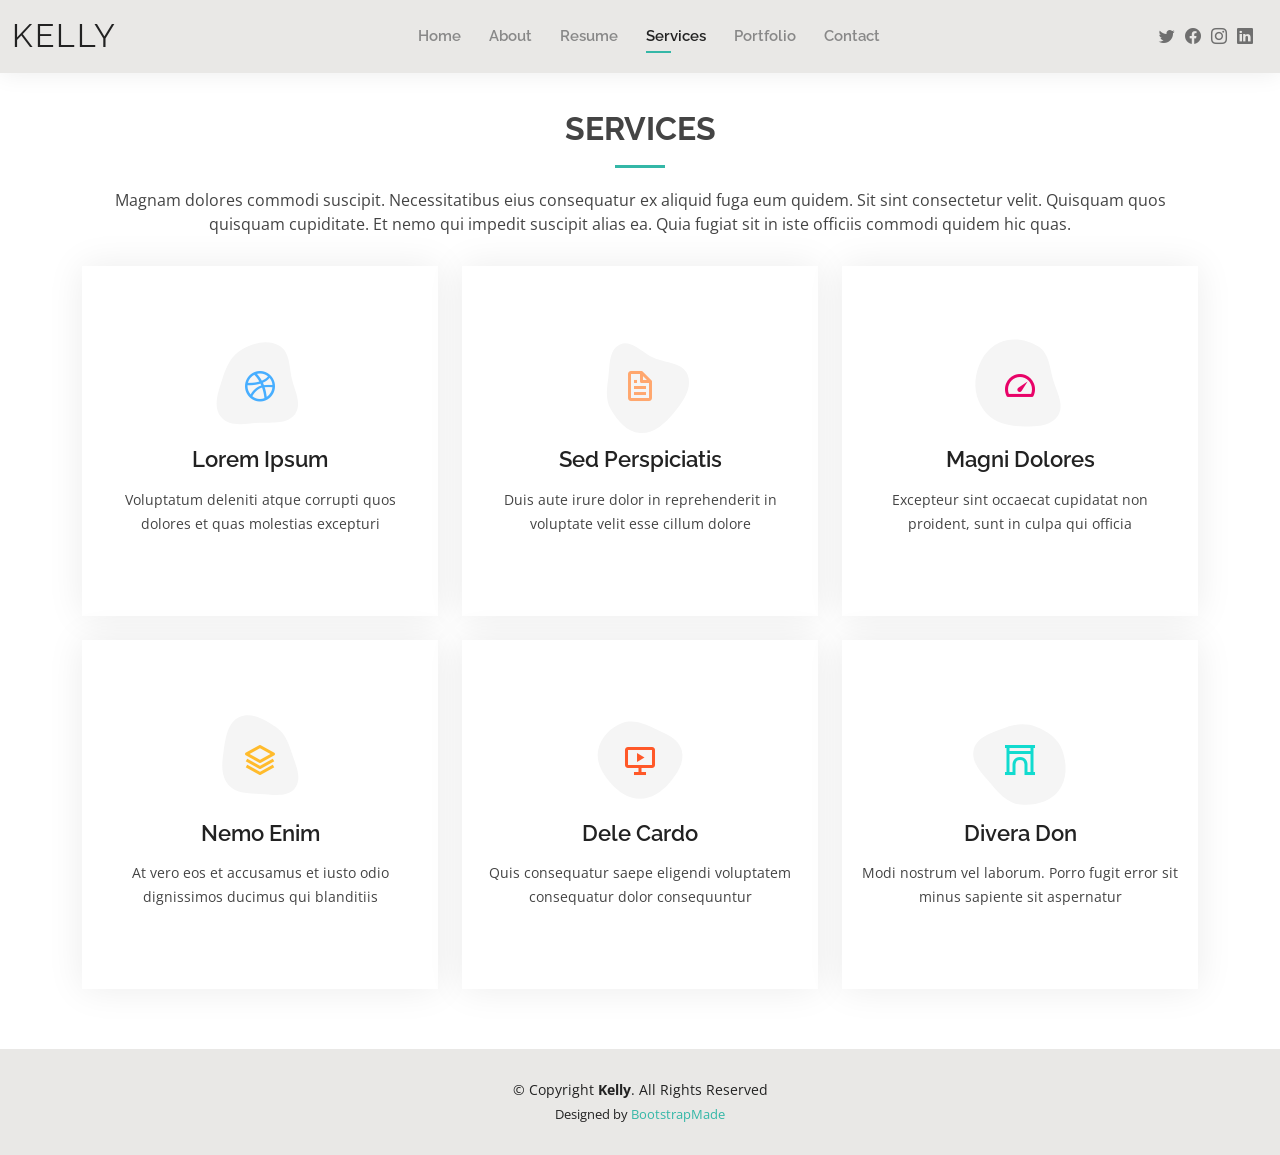
<file: services.html>
<!DOCTYPE html>
<html lang="en">

<head>
  <meta charset="utf-8">
  <meta content="width=device-width, initial-scale=1.0" name="viewport">

  <title>Services - Kelly Bootstrap Template</title>
  <meta content="" name="description">
  <meta content="" name="keywords">

  <!-- Favicons -->
  <link href="assets/img/favicon.png" rel="icon">
  <link href="assets/img/apple-touch-icon.png" rel="apple-touch-icon">

  <!-- Google Fonts -->
  <link href="https://fonts.googleapis.com/css?family=Open+Sans:300,300i,400,400i,600,600i,700,700i|Raleway:300,300i,400,400i,500,500i,600,600i,700,700i|Poppins:300,300i,400,400i,500,500i,600,600i,700,700i" rel="stylesheet">

  <!-- Vendor CSS Files -->
  <link href="assets/vendor/aos/aos.css" rel="stylesheet">
  <link href="assets/vendor/bootstrap/css/bootstrap.min.css" rel="stylesheet">
  <link href="assets/vendor/bootstrap-icons/bootstrap-icons.css" rel="stylesheet">
  <link href="assets/vendor/boxicons/css/boxicons.min.css" rel="stylesheet">
  <link href="assets/vendor/glightbox/css/glightbox.min.css" rel="stylesheet">
  <link href="assets/vendor/swiper/swiper-bundle.min.css" rel="stylesheet">

  <!-- Template Main CSS File -->
  <link href="assets/css/style.css" rel="stylesheet">

  <!-- =======================================================
  * Template Name: Kelly
  * Updated: Mar 10 2023 with Bootstrap v5.2.3
  * Template URL: https://bootstrapmade.com/kelly-free-bootstrap-cv-resume-html-template/
  * Author: BootstrapMade.com
  * License: https://bootstrapmade.com/license/
  ======================================================== -->
</head>

<body>

  <!-- ======= Header ======= -->
  <header id="header" class="fixed-top">
    <div class="container-fluid d-flex justify-content-between align-items-center">

      <h1 class="logo me-auto me-lg-0"><a href="index.html">Kelly</a></h1>
      <!-- Uncomment below if you prefer to use an image logo -->
      <!-- <a href="index.html" class="logo"><img src="assets/img/logo.png" alt="" class="img-fluid"></a>-->

      <nav id="navbar" class="navbar order-last order-lg-0">
        <ul>
          <li><a href="index.html">Home</a></li>
          <li><a href="about.html">About</a></li>
          <li><a href="resume.html">Resume</a></li>
          <li><a class="active" href="services.html">Services</a></li>
          <li><a href="portfolio.html">Portfolio</a></li>
          <li><a href="contact.html">Contact</a></li>
        </ul>
        <i class="bi bi-list mobile-nav-toggle"></i>
      </nav><!-- .navbar -->

      <div class="header-social-links">
        <a href="#" class="twitter"><i class="bi bi-twitter"></i></a>
        <a href="#" class="facebook"><i class="bi bi-facebook"></i></a>
        <a href="#" class="instagram"><i class="bi bi-instagram"></i></a>
        <a href="#" class="linkedin"><i class="bi bi-linkedin"></i></i></a>
      </div>

    </div>

  </header><!-- End Header -->

  <main id="main">

    <!-- ======= Services Section ======= -->
    <section id="services" class="services">
      <div class="container" data-aos="fade-up">

        <div class="section-title">
          <h2>Services</h2>
          <p>Magnam dolores commodi suscipit. Necessitatibus eius consequatur ex aliquid fuga eum quidem. Sit sint consectetur velit. Quisquam quos quisquam cupiditate. Et nemo qui impedit suscipit alias ea. Quia fugiat sit in iste officiis commodi quidem hic quas.</p>
        </div>

        <div class="row">
          <div class="col-lg-4 col-md-6 d-flex align-items-stretch" data-aos="zoom-in" data-aos-delay="100">
            <div class="icon-box iconbox-blue">
              <div class="icon">
                <svg width="100" height="100" viewBox="0 0 600 600" xmlns="http://www.w3.org/2000/svg">
                  <path stroke="none" stroke-width="0" fill="#f5f5f5" d="M300,521.0016835830174C376.1290562159157,517.8887921683347,466.0731472004068,529.7835943286574,510.70327084640275,468.03025145048787C554.3714126377745,407.6079735673963,508.03601936045806,328.9844924480964,491.2728898941984,256.3432110539036C474.5976632858925,184.082847569629,479.9380746630129,96.60480741107993,416.23090153303,58.64404602377083C348.86323505073057,18.502131276798302,261.93793281208167,40.57373210992963,193.5410806939664,78.93577620505333C130.42746243093433,114.334589627462,98.30271207620316,179.96522072025542,76.75703585869454,249.04625023123273C51.97151888228291,328.5150500222984,13.704378332031375,421.85034740162234,66.52175969318436,486.19268352777647C119.04800174914682,550.1803526380478,217.28368757567262,524.383925680826,300,521.0016835830174"></path>
                </svg>
                <i class="bx bxl-dribbble"></i>
              </div>
              <h4><a href="">Lorem Ipsum</a></h4>
              <p>Voluptatum deleniti atque corrupti quos dolores et quas molestias excepturi</p>
            </div>
          </div>

          <div class="col-lg-4 col-md-6 d-flex align-items-stretch mt-4 mt-md-0" data-aos="zoom-in" data-aos-delay="200">
            <div class="icon-box iconbox-orange ">
              <div class="icon">
                <svg width="100" height="100" viewBox="0 0 600 600" xmlns="http://www.w3.org/2000/svg">
                  <path stroke="none" stroke-width="0" fill="#f5f5f5" d="M300,582.0697525312426C382.5290701553225,586.8405444964366,449.9789794690241,525.3245884688669,502.5850820975895,461.55621195738473C556.606425686781,396.0723002908107,615.8543463187945,314.28637112970534,586.6730223649479,234.56875336149918C558.9533121215079,158.8439757836574,454.9685369536778,164.00468322053177,381.49747125262974,130.76875717737553C312.15926192815925,99.40240125094834,248.97055460311594,18.661163978235184,179.8680185752513,50.54337015887873C110.5421016452524,82.52863877960104,119.82277516462835,180.83849132639028,109.12597500060166,256.43424936330496C100.08760227029461,320.3096726198365,92.17705696193138,384.0621239912766,124.79988738764834,439.7174275375508C164.83382741302287,508.01625554203684,220.96474134820875,577.5009287672846,300,582.0697525312426"></path>
                </svg>
                <i class="bx bx-file"></i>
              </div>
              <h4><a href="">Sed Perspiciatis</a></h4>
              <p>Duis aute irure dolor in reprehenderit in voluptate velit esse cillum dolore</p>
            </div>
          </div>

          <div class="col-lg-4 col-md-6 d-flex align-items-stretch mt-4 mt-lg-0" data-aos="zoom-in" data-aos-delay="300">
            <div class="icon-box iconbox-pink">
              <div class="icon">
                <svg width="100" height="100" viewBox="0 0 600 600" xmlns="http://www.w3.org/2000/svg">
                  <path stroke="none" stroke-width="0" fill="#f5f5f5" d="M300,541.5067337569781C382.14930387511276,545.0595476570109,479.8736841581634,548.3450877840088,526.4010558755058,480.5488172755941C571.5218469581645,414.80211281144784,517.5187510058486,332.0715597781072,496.52539010469104,255.14436215662573C477.37192572678356,184.95920475031193,473.57363656557914,105.61284051026155,413.0603344069578,65.22779650032875C343.27470386102294,18.654635553484475,251.2091493199835,5.337323636656869,175.0934190732945,40.62881213300186C97.87086631185822,76.43348514350839,51.98124368387456,156.15599469081315,36.44837278890362,239.84606092416172C21.716077023791087,319.22268207091537,43.775223500013084,401.1760424656574,96.891909868211,461.97329694683043C147.22146801428983,519.5804099606455,223.5754009179313,538.201503339737,300,541.5067337569781"></path>
                </svg>
                <i class="bx bx-tachometer"></i>
              </div>
              <h4><a href="">Magni Dolores</a></h4>
              <p>Excepteur sint occaecat cupidatat non proident, sunt in culpa qui officia</p>
            </div>
          </div>

          <div class="col-lg-4 col-md-6 d-flex align-items-stretch mt-4" data-aos="zoom-in" data-aos-delay="100">
            <div class="icon-box iconbox-yellow">
              <div class="icon">
                <svg width="100" height="100" viewBox="0 0 600 600" xmlns="http://www.w3.org/2000/svg">
                  <path stroke="none" stroke-width="0" fill="#f5f5f5" d="M300,503.46388370962813C374.79870501325706,506.71871716319447,464.8034551963731,527.1746412648533,510.4981551193396,467.86667711651364C555.9287308511215,408.9015244558933,512.6030010748507,327.5744911775523,490.211057578863,256.5855673507754C471.097692560561,195.9906835881958,447.69079081568157,138.11976852964426,395.19560036434837,102.3242989838813C329.3053358748298,57.3949838291264,248.02791733380457,8.279543830951368,175.87071277845988,42.242879143198664C103.41431057327972,76.34704239035025,93.79494320519305,170.9812938413882,81.28167332365135,250.07896920659033C70.17666984294237,320.27484674793965,64.84698225790005,396.69656628748305,111.28512138212992,450.4950937839243C156.20124167950087,502.5303643271138,231.32542653798444,500.4755392045468,300,503.46388370962813"></path>
                </svg>
                <i class="bx bx-layer"></i>
              </div>
              <h4><a href="">Nemo Enim</a></h4>
              <p>At vero eos et accusamus et iusto odio dignissimos ducimus qui blanditiis</p>
            </div>
          </div>

          <div class="col-lg-4 col-md-6 d-flex align-items-stretch mt-4" data-aos="zoom-in" data-aos-delay="200">
            <div class="icon-box iconbox-red">
              <div class="icon">
                <svg width="100" height="100" viewBox="0 0 600 600" xmlns="http://www.w3.org/2000/svg">
                  <path stroke="none" stroke-width="0" fill="#f5f5f5" d="M300,532.3542879108572C369.38199826031484,532.3153073249985,429.10787420159085,491.63046689027357,474.5244479745417,439.17860296908856C522.8885846962883,383.3225815378663,569.1668002868075,314.3205725914397,550.7432151929288,242.7694973846089C532.6665558377875,172.5657663291529,456.2379748765914,142.6223662098291,390.3689995646985,112.34683881706744C326.66090330228417,83.06452184765237,258.84405631176094,53.51806209861945,193.32584062364296,78.48882559362697C121.61183558270385,105.82097193414197,62.805066853699245,167.19869350419734,48.57481801355237,242.6138429142374C34.843463184063346,315.3850353017275,76.69343916112496,383.4422959591041,125.22947124332185,439.3748458443577C170.7312796277747,491.8107796887764,230.57421082200815,532.3932930995766,300,532.3542879108572"></path>
                </svg>
                <i class="bx bx-slideshow"></i>
              </div>
              <h4><a href="">Dele Cardo</a></h4>
              <p>Quis consequatur saepe eligendi voluptatem consequatur dolor consequuntur</p>
            </div>
          </div>

          <div class="col-lg-4 col-md-6 d-flex align-items-stretch mt-4" data-aos="zoom-in" data-aos-delay="300">
            <div class="icon-box iconbox-teal">
              <div class="icon">
                <svg width="100" height="100" viewBox="0 0 600 600" xmlns="http://www.w3.org/2000/svg">
                  <path stroke="none" stroke-width="0" fill="#f5f5f5" d="M300,566.797414625762C385.7384707136149,576.1784315230908,478.7894351017131,552.8928747891023,531.9192734346935,484.94944893311C584.6109503024035,417.5663521118492,582.489472248146,322.67544863468447,553.9536738515405,242.03673114598146C529.1557734026468,171.96086150256528,465.24506316201064,127.66468636344209,395.9583748389544,100.7403814666027C334.2173773831606,76.7482773500951,269.4350130405921,84.62216499799875,207.1952322260088,107.2889140133804C132.92018162631612,134.33871894543012,41.79353780512637,160.00259165414826,22.644507872594943,236.69541883565114C3.319112789854554,314.0945973066697,72.72355303640163,379.243833228382,124.04198916343866,440.3218312028393C172.9286146004772,498.5055451809895,224.45579914871206,558.5317968840102,300,566.797414625762"></path>
                </svg>
                <i class="bx bx-arch"></i>
              </div>
              <h4><a href="">Divera Don</a></h4>
              <p>Modi nostrum vel laborum. Porro fugit error sit minus sapiente sit aspernatur</p>
            </div>
          </div>

        </div>

      </div>
    </section><!-- End Services Section -->

  </main><!-- End #main -->

  <!-- ======= Footer ======= -->
  <footer id="footer">
    <div class="container">
      <div class="copyright">
        &copy; Copyright <strong><span>Kelly</span></strong>. All Rights Reserved
      </div>
      <div class="credits">
        <!-- All the links in the footer should remain intact. -->
        <!-- You can delete the links only if you purchased the pro version. -->
        <!-- Licensing information: https://bootstrapmade.com/license/ -->
        <!-- Purchase the pro version with working PHP/AJAX contact form: https://bootstrapmade.com/kelly-free-bootstrap-cv-resume-html-template/ -->
        Designed by <a href="https://bootstrapmade.com/">BootstrapMade</a>
      </div>
    </div>
  </footer><!-- End  Footer -->

  <div id="preloader"></div>
  <a href="#" class="back-to-top d-flex align-items-center justify-content-center"><i class="bi bi-arrow-up-short"></i></a>

  <!-- Vendor JS Files -->
  <script src="assets/vendor/purecounter/purecounter_vanilla.js"></script>
  <script src="assets/vendor/aos/aos.js"></script>
  <script src="assets/vendor/bootstrap/js/bootstrap.bundle.min.js"></script>
  <script src="assets/vendor/glightbox/js/glightbox.min.js"></script>
  <script src="assets/vendor/isotope-layout/isotope.pkgd.min.js"></script>
  <script src="assets/vendor/swiper/swiper-bundle.min.js"></script>
  <script src="assets/vendor/waypoints/noframework.waypoints.js"></script>
  <script src="assets/vendor/php-email-form/validate.js"></script>

  <!-- Template Main JS File -->
  <script src="assets/js/main.js"></script>

</body>

</html>
</file>
<file: assets/css/style.css>
/**
* Template Name: Kelly
* Updated: Mar 10 2023 with Bootstrap v5.2.3
* Template URL: https://bootstrapmade.com/kelly-free-bootstrap-cv-resume-html-template/
* Author: BootstrapMade.com
* License: https://bootstrapmade.com/license/
*/

/*--------------------------------------------------------------
# General
--------------------------------------------------------------*/
body {
  font-family: "Open Sans", sans-serif;
  color: #444444;
}

a {
  color: #34b7a7;
  text-decoration: none;
}

a:hover {
  color: #51cdbe;
  text-decoration: none;
}

h1,
h2,
h3,
h4,
h5,
h6 {
  font-family: "Raleway", sans-serif;
}

#main {
  margin-top: 50px;
}

@media (max-width: 992px) {
  #main {
    margin-top: 30px;
  }
}

/*--------------------------------------------------------------
# Preloader
--------------------------------------------------------------*/
#preloader {
  position: fixed;
  top: 0;
  left: 0;
  right: 0;
  bottom: 0;
  z-index: 9999;
  overflow: hidden;
  background: #fff;
}

#preloader:before {
  content: "";
  position: fixed;
  top: calc(50% - 30px);
  left: calc(50% - 30px);
  border: 6px solid #34b7a7;
  border-top-color: #dcf5f2;
  border-radius: 50%;
  width: 60px;
  height: 60px;
  animation: animate-preloader 1s linear infinite;
}

@keyframes animate-preloader {
  0% {
    transform: rotate(0deg);
  }

  100% {
    transform: rotate(360deg);
  }
}

/*--------------------------------------------------------------
# Back to top button
--------------------------------------------------------------*/
.back-to-top {
  position: fixed;
  visibility: hidden;
  opacity: 0;
  right: 15px;
  bottom: 15px;
  z-index: 996;
  background: #34b7a7;
  width: 40px;
  height: 40px;
  border-radius: 50px;
  transition: all 0.4s;
}

.back-to-top i {
  font-size: 24px;
  color: #fff;
  line-height: 0;
}

.back-to-top:hover {
  background: #49cbbb;
  color: #fff;
}

.back-to-top.active {
  visibility: visible;
  opacity: 1;
}

/*--------------------------------------------------------------
# Header
--------------------------------------------------------------*/
#header {
  background: #e9e8e6;
  box-shadow: 0px 0px 25px 0 rgba(0, 0, 0, 0.08);
  z-index: 997;
  padding: 15px 0;
}

#header .logo {
  font-size: 32px;
  margin: 0;
  padding: 0;
  line-height: 1;
  font-weight: 400;
  letter-spacing: 2px;
  text-transform: uppercase;
}

#header .logo a {
  color: #222222;
}

#header .logo img {
  max-height: 40px;
}

@media (max-width: 992px) {
  #header .logo {
    font-size: 28px;
  }
}

/*--------------------------------------------------------------
# Header Social Links
--------------------------------------------------------------*/
.header-social-links {
  padding-right: 15px;
}

.header-social-links a {
  color: #6f6f6f;
  padding-left: 6px;
  display: inline-block;
  line-height: 0px;
  transition: 0.3s;
  font-size: 16px;
}

.header-social-links a:hover {
  color: #34b7a7;
}

/*--------------------------------------------------------------
# Navigation Menu
--------------------------------------------------------------*/
/**
* Desktop Navigation 
*/
.navbar {
  padding: 0;
}

.navbar ul {
  margin: 0;
  padding: 0;
  display: flex;
  list-style: none;
  align-items: center;
}

.navbar li {
  position: relative;
  padding: 10px 0 10px 28px;
}

.navbar a,
.navbar a:focus {
  display: flex;
  align-items: center;
  justify-content: space-between;
  font-family: "Raleway", sans-serif;
  font-size: 15px;
  font-weight: 600;
  color: #888888;
  white-space: nowrap;
  transition: 0.3s;
  position: relative;
}

.navbar a i,
.navbar a:focus i {
  font-size: 12px;
  line-height: 0;
  margin-left: 5px;
}

.navbar>ul>li>a:before {
  content: "";
  position: absolute;
  width: 0;
  height: 2px;
  bottom: -5px;
  left: 0;
  background-color: #34b7a7;
  visibility: hidden;
  width: 0px;
  transition: all 0.3s ease-in-out 0s;
}

.navbar a:hover:before,
.navbar li:hover>a:before,
.navbar .active:before {
  visibility: visible;
  width: 25px;
}

.navbar a:hover,
.navbar .active,
.navbar .active:focus,
.navbar li:hover>a {
  color: #222222;
}

.navbar .dropdown ul {
  display: block;
  position: absolute;
  left: 14px;
  top: calc(100% + 30px);
  margin: 0;
  padding: 10px 0;
  z-index: 99;
  opacity: 0;
  visibility: hidden;
  background: #fff;
  box-shadow: 0px 0px 30px rgba(127, 137, 161, 0.25);
  transition: 0.3s;
  border-radius: 4px;
}

.navbar .dropdown ul li {
  min-width: 200px;
  padding: 0;
}

.navbar .dropdown ul a {
  padding: 10px 20px;
  font-size: 15px;
  text-transform: none;
  font-weight: 600;
}

.navbar .dropdown ul a i {
  font-size: 12px;
}

.navbar .dropdown ul a:hover,
.navbar .dropdown ul .active:hover,
.navbar .dropdown ul li:hover>a {
  color: #34b7a7;
}

.navbar .dropdown:hover>ul {
  opacity: 1;
  top: 100%;
  visibility: visible;
}

.navbar .dropdown .dropdown ul {
  top: 0;
  left: calc(100% - 30px);
  visibility: hidden;
}

.navbar .dropdown .dropdown:hover>ul {
  opacity: 1;
  top: 0;
  left: 100%;
  visibility: visible;
}

@media (max-width: 1366px) {
  .navbar .dropdown .dropdown ul {
    left: -90%;
  }

  .navbar .dropdown .dropdown:hover>ul {
    left: -100%;
  }
}

/**
* Mobile Navigation 
*/
.mobile-nav-toggle {
  color: #222222;
  font-size: 28px;
  cursor: pointer;
  display: none;
  line-height: 0;
  transition: 0.5s;
}

.mobile-nav-toggle.bi-x {
  color: #fff;
}

@media (max-width: 991px) {
  .mobile-nav-toggle {
    display: block;
  }

  .navbar ul {
    display: none;
  }
}

.navbar-mobile {
  position: fixed;
  overflow: hidden;
  top: 0;
  right: 0;
  left: 0;
  bottom: 0;
  background: rgba(9, 9, 9, 0.9);
  transition: 0.3s;
  z-index: 999;
}

.navbar-mobile .mobile-nav-toggle {
  position: absolute;
  top: 15px;
  right: 15px;
}

.navbar-mobile ul {
  display: block;
  position: absolute;
  top: 55px;
  right: 15px;
  bottom: 15px;
  left: 15px;
  padding: 10px 0;
  border-radius: 10px;
  background-color: #fff;
  overflow-y: auto;
  transition: 0.3s;
}

.navbar-mobile a,
.navbar-mobile a:focus {
  font-size: 15px;
  padding-right: 15px;
  color: #222222;
}

.navbar-mobile a:hover,
.navbar-mobile .active,
.navbar-mobile li:hover>a {
  color: #34b7a7;
}

.navbar-mobile .getstarted,
.navbar-mobile .getstarted:focus {
  margin: 15px;
}

.navbar-mobile .dropdown ul {
  position: static;
  display: none;
  margin: 10px 20px;
  padding: 10px 0;
  z-index: 99;
  opacity: 1;
  visibility: visible;
  background: #fff;
  box-shadow: 0px 0px 30px rgba(127, 137, 161, 0.25);
}

.navbar-mobile .dropdown ul li {
  min-width: 200px;
}

.navbar-mobile .dropdown ul a {
  padding: 10px 20px;
}

.navbar-mobile .dropdown ul a i {
  font-size: 12px;
}

.navbar-mobile .dropdown ul a:hover,
.navbar-mobile .dropdown ul .active:hover,
.navbar-mobile .dropdown ul li:hover>a {
  color: #34b7a7;
}

.navbar-mobile .dropdown>.dropdown-active {
  display: block;
}

/*--------------------------------------------------------------
# Hero Section
--------------------------------------------------------------*/
#hero {
  width: 100%;
  height: 100vh;
  background: url("") top right;
  background-size: cover;
}

#hero .container {
  padding-top: 70px;
  position: relative;
}

@media (max-width: 992px) {
  #hero .container {
    padding-top: 58px;
  }
}

#hero h1 {
  margin: 0;
  font-size: 48px;
  font-weight: 700;
  line-height: 56px;
  color: #222222;
}

#hero h2 {
  color: #6f6f6f;
  margin: 10px 0 0 0;
  font-size: 22px;
}

#hero .btn-about {
  font-family: "Raleway", sans-serif;
  text-transform: uppercase;
  font-weight: 600;
  font-size: 12px;
  letter-spacing: 1px;
  display: inline-block;
  padding: 12px 40px;
  border-radius: 50px;
  transition: 0.5s;
  margin-top: 30px;
  color: #fff;
  background: #34b7a7;
}

#hero .btn-about:hover {
  background: #3dc8b7;
}

@media (min-width: 1024px) {
  #hero {
    background-attachment: fixed;
  }
}

@media (max-width: 992px) {
  #hero:before {
    content: "";
    background: rgba(255, 255, 255, 0.8);
    position: absolute;
    bottom: 0;
    top: 0;
    left: 0;
    right: 0;
  }

  #hero h1 {
    font-size: 28px;
    line-height: 36px;
  }

  #hero h2 {
    font-size: 18px;
    line-height: 24px;
  }
}

/*--------------------------------------------------------------
# Sections General
--------------------------------------------------------------*/
section {
  padding: 60px 0;
}

.section-bg {
  background-color: #e7f8f6;
}

.section-title {
  text-align: center;
  padding-bottom: 30px;
}

.section-title h2 {
  font-size: 32px;
  font-weight: bold;
  text-transform: uppercase;
  margin-bottom: 20px;
  padding-bottom: 20px;
  position: relative;
}

.section-title h2::after {
  content: "";
  position: absolute;
  display: block;
  width: 50px;
  height: 3px;
  background: #34b7a7;
  bottom: 0;
  left: calc(50% - 25px);
}

.section-title p {
  margin-bottom: 0;
}

/*--------------------------------------------------------------
# Cta
--------------------------------------------------------------*/
.cta {
  background: linear-gradient(rgba(0, 0, 0, 0.6), rgba(0, 0, 0, 0.6)), url("../img/bg-1.jpg") fixed center center;
  background-size: cover;
  padding: 80px 0;
}

.cta h3 {
  color: #fff;
  font-size: 28px;
  font-weight: 700;
}

.cta p {
  color: #fff;
}

.cta .cta-btn {
  font-family: "Raleway", sans-serif;
  text-transform: uppercase;
  font-weight: 500;
  font-size: 16px;
  letter-spacing: 1px;
  display: inline-block;
  padding: 8px 20px;
  border-radius: 2px;
  transition: 0.5s;
  margin: 10px;
  border: 2px solid #fff;
  color: #fff;
}

.cta .cta-btn:hover {
  background: #34b7a7;
  border: 2px solid #34b7a7;
}

@media (max-width: 1024px) {
  .cta {
    background-attachment: scroll;
  }
}

@media (min-width: 769px) {
  .cta .cta-btn-container {
    display: flex;
    align-items: center;
    justify-content: flex-end;
  }
}

/*--------------------------------------------------------------
# About
--------------------------------------------------------------*/
.about .content h3 {
  font-weight: 700;
  font-size: 26px;
  color: #555555;
}

.about .content ul {
  list-style: none;
  padding: 0;
}

.about .content ul li {
  padding-bottom: 10px;
}

.about .content ul i {
  font-size: 20px;
  padding-right: 2px;
  color: #34b7a7;
}

.about .content p:last-child {
  margin-bottom: 0;
}

/*--------------------------------------------------------------
# Skills
--------------------------------------------------------------*/
.skills .progress {
  height: 60px;
  display: block;
  background: none;
  border-radius: 0;
}

.skills .progress .skill {
  padding: 10px 0;
  margin: 0 0 6px 0;
  text-transform: uppercase;
  display: block;
  font-weight: 600;
  font-family: "Poppins", sans-serif;
  color: #222222;
}

.skills .progress .skill .val {
  float: right;
  font-style: normal;
}

.skills .progress-bar-wrap {
  background: #f3f3f3;
}

.skills .progress-bar {
  width: 1px;
  height: 10px;
  transition: 0.9s;
  background-color: #34b7a7;
}

/*--------------------------------------------------------------
# Facts
--------------------------------------------------------------*/
.facts .counters span {
  font-size: 48px;
  display: block;
  color: #34b7a7;
}

.facts .counters p {
  padding: 0;
  margin: 0 0 20px 0;
  font-family: "Raleway", sans-serif;
  font-size: 14px;
}

/*--------------------------------------------------------------
# Testimonials
--------------------------------------------------------------*/
.testimonials .section-header {
  margin-bottom: 40px;
}

.testimonials .testimonials-carousel,
.testimonials .testimonials-slider {
  overflow: hidden;
}

.testimonials .testimonial-item {
  text-align: center;
}

.testimonials .testimonial-item .testimonial-img {
  width: 120px;
  border-radius: 50%;
  border: 4px solid #fff;
  margin: 0 auto;
}

.testimonials .testimonial-item h3 {
  font-size: 20px;
  font-weight: bold;
  margin: 10px 0 5px 0;
  color: #111;
}

.testimonials .testimonial-item h4 {
  font-size: 14px;
  color: #999;
  margin: 0 0 15px 0;
}

.testimonials .testimonial-item .quote-icon-left,
.testimonials .testimonial-item .quote-icon-right {
  color: #c8efea;
  font-size: 26px;
}

.testimonials .testimonial-item .quote-icon-left {
  display: inline-block;
  left: -5px;
  position: relative;
}

.testimonials .testimonial-item .quote-icon-right {
  display: inline-block;
  right: -5px;
  position: relative;
  top: 10px;
}

.testimonials .testimonial-item p {
  font-style: italic;
  margin: 0 auto 15px auto;
}

@media (min-width: 992px) {
  .testimonials .testimonial-item p {
    width: 80%;
  }
}

.testimonials .swiper-pagination {
  margin-top: 20px;
  position: relative;
}

.testimonials .swiper-pagination .swiper-pagination-bullet {
  width: 12px;
  height: 12px;
  background-color: #fff;
  opacity: 1;
  border: 1px solid #34b7a7;
}

.testimonials .swiper-pagination .swiper-pagination-bullet-active {
  background-color: #34b7a7;
}

/*--------------------------------------------------------------
# Resume
--------------------------------------------------------------*/
.resume .resume-title {
  font-size: 26px;
  font-weight: 400;
  margin-top: 20px;
  margin-bottom: 20px;
  color: #222222;
}

.resume .resume-item {
  padding: 0 0 20px 20px;
  margin-top: -2px;
  border-left: 2px solid #34b7a7;
  position: relative;
}

.resume .resume-item h4 {
  line-height: 18px;
  font-size: 18px;
  font-weight: 600;
  font-family: "Poppins", sans-serif;
  color: #1d685f;
  margin-bottom: 10px;
}

.resume .resume-item h5 {
  font-size: 16px;
  background: #effbf9;
  padding: 5px 15px;
  display: inline-block;
  font-weight: 600;
  margin-bottom: 10px;
  color: #34b7a7;
}

.resume .resume-item ul {
  padding-left: 20px;
}

.resume .resume-item ul li {
  padding-bottom: 10px;
}

.resume .resume-item:last-child {
  padding-bottom: 0;
}

.resume .resume-item::before {
  content: "";
  position: absolute;
  width: 16px;
  height: 16px;
  border-radius: 50px;
  left: -9px;
  top: 0;
  background: #fff;
  border: 2px solid #34b7a7;
}

/*--------------------------------------------------------------
# Services
--------------------------------------------------------------*/
.services .icon-box {
  text-align: center;
  padding: 70px 20px 80px 20px;
  transition: all ease-in-out 0.3s;
  background: #fff;
  box-shadow: 0px 0 35px 0 rgba(0, 0, 0, 0.08);
}

.services .icon-box .icon {
  margin: 0 auto;
  width: 100px;
  height: 100px;
  display: flex;
  align-items: center;
  justify-content: center;
  transition: ease-in-out 0.3s;
  position: relative;
}

.services .icon-box .icon i {
  font-size: 36px;
  transition: 0.5s;
  position: relative;
}

.services .icon-box .icon svg {
  position: absolute;
  top: 0;
  left: 0;
}

.services .icon-box .icon svg path {
  transition: 0.5s;
  fill: #f5f5f5;
}

.services .icon-box h4 {
  font-weight: 600;
  margin: 10px 0 15px 0;
  font-size: 22px;
}

.services .icon-box h4 a {
  color: #222222;
  transition: ease-in-out 0.3s;
}

.services .icon-box p {
  line-height: 24px;
  font-size: 14px;
  margin-bottom: 0;
}

.services .iconbox-blue i {
  color: #47aeff;
}

.services .iconbox-blue:hover .icon i {
  color: #fff;
}

.services .iconbox-blue:hover .icon path {
  fill: #47aeff;
}

.services .iconbox-orange i {
  color: #ffa76e;
}

.services .iconbox-orange:hover .icon i {
  color: #fff;
}

.services .iconbox-orange:hover .icon path {
  fill: #ffa76e;
}

.services .iconbox-pink i {
  color: #e80368;
}

.services .iconbox-pink:hover .icon i {
  color: #fff;
}

.services .iconbox-pink:hover .icon path {
  fill: #e80368;
}

.services .iconbox-yellow i {
  color: #ffbb2c;
}

.services .iconbox-yellow:hover .icon i {
  color: #fff;
}

.services .iconbox-yellow:hover .icon path {
  fill: #ffbb2c;
}

.services .iconbox-red i {
  color: #ff5828;
}

.services .iconbox-red:hover .icon i {
  color: #fff;
}

.services .iconbox-red:hover .icon path {
  fill: #ff5828;
}

.services .iconbox-teal i {
  color: #11dbcf;
}

.services .iconbox-teal:hover .icon i {
  color: #fff;
}

.services .iconbox-teal:hover .icon path {
  fill: #11dbcf;
}

/*--------------------------------------------------------------
# Portfolio
--------------------------------------------------------------*/
.portfolio .portfolio-item {
  margin-bottom: 30px;
}

.portfolio #portfolio-flters {
  padding: 0;
  margin: 0 auto 20px auto;
  list-style: none;
  text-align: center;
}

.portfolio #portfolio-flters li {
  cursor: pointer;
  display: inline-block;
  padding: 8px 16px 10px 16px;
  font-size: 13px;
  font-weight: 500;
  line-height: 1;
  text-transform: uppercase;
  color: #444444;
  margin-bottom: 5px;
  transition: all 0.3s ease-in-out;
  border-radius: 50px;
}

.portfolio #portfolio-flters li:hover,
.portfolio #portfolio-flters li.filter-active {
  color: #fff;
  background: #34b7a7;
}

.portfolio #portfolio-flters li:last-child {
  margin-right: 0;
}

.portfolio .portfolio-wrap {
  transition: 0.3s;
  position: relative;
  overflow: hidden;
  z-index: 1;
  background: rgba(34, 34, 34, 0.6);
}

.portfolio .portfolio-wrap::before {
  content: "";
  background: rgba(34, 34, 34, 0.6);
  position: absolute;
  left: 0;
  right: 0;
  top: 0;
  bottom: 0;
  transition: all ease-in-out 0.3s;
  z-index: 2;
  opacity: 0;
}

.portfolio .portfolio-wrap img {
  transition: all ease-in-out 0.3s;
}

.portfolio .portfolio-wrap .portfolio-info {
  opacity: 0;
  position: absolute;
  top: 0;
  left: 0;
  right: 0;
  bottom: 0;
  z-index: 3;
  transition: all ease-in-out 0.3s;
  display: flex;
  flex-direction: column;
  justify-content: flex-end;
  align-items: flex-start;
  padding: 20px;
}

.portfolio .portfolio-wrap .portfolio-info h4 {
  font-size: 20px;
  color: #fff;
  font-weight: 600;
}

.portfolio .portfolio-wrap .portfolio-info p {
  color: rgba(255, 255, 255, 0.7);
  font-size: 14px;
  text-transform: uppercase;
  padding: 0;
  margin: 0;
  font-style: italic;
}

.portfolio .portfolio-wrap .portfolio-links {
  text-align: center;
  z-index: 4;
}

.portfolio .portfolio-wrap .portfolio-links a {
  color: #fff;
  margin: 0 5px 0 0;
  font-size: 28px;
  display: inline-block;
  transition: 0.3s;
}

.portfolio .portfolio-wrap .portfolio-links a:hover {
  color: #78d9cd;
}

.portfolio .portfolio-wrap:hover::before {
  opacity: 1;
}

.portfolio .portfolio-wrap:hover img {
  transform: scale(1.2);
}

.portfolio .portfolio-wrap:hover .portfolio-info {
  opacity: 1;
}

/*--------------------------------------------------------------
# Portfolio Details
--------------------------------------------------------------*/
.portfolio-details {
  padding-top: 0;
}

.portfolio-details .portfolio-details-slider img {
  width: 100%;
}

.portfolio-details .portfolio-details-slider .swiper-pagination {
  margin-top: 20px;
  position: relative;
}

.portfolio-details .portfolio-details-slider .swiper-pagination .swiper-pagination-bullet {
  width: 12px;
  height: 12px;
  background-color: #fff;
  opacity: 1;
  border: 1px solid #34b7a7;
}

.portfolio-details .portfolio-details-slider .swiper-pagination .swiper-pagination-bullet-active {
  background-color: #34b7a7;
}

.portfolio-details .portfolio-info {
  padding: 30px;
  box-shadow: 0px 0 30px rgba(34, 34, 34, 0.08);
}

.portfolio-details .portfolio-info h3 {
  font-size: 22px;
  font-weight: 700;
  margin-bottom: 20px;
  padding-bottom: 20px;
  border-bottom: 1px solid #eee;
}

.portfolio-details .portfolio-info ul {
  list-style: none;
  padding: 0;
  font-size: 15px;
}

.portfolio-details .portfolio-info ul li+li {
  margin-top: 10px;
}

.portfolio-details .portfolio-description {
  padding-top: 30px;
}

.portfolio-details .portfolio-description h2 {
  font-size: 26px;
  font-weight: 700;
  margin-bottom: 20px;
}

.portfolio-details .portfolio-description p {
  padding: 0;
}

/*--------------------------------------------------------------
# Contact
--------------------------------------------------------------*/
.contact .info {
  width: 100%;
  background: #fff;
}

.contact .info i {
  font-size: 20px;
  color: #34b7a7;
  float: left;
  width: 44px;
  height: 44px;
  background: #effbf9;
  display: flex;
  justify-content: center;
  align-items: center;
  border-radius: 50px;
  transition: all 0.3s ease-in-out;
}

.contact .info h4 {
  padding: 0 0 0 60px;
  font-size: 22px;
  font-weight: 600;
  margin-bottom: 5px;
  color: #222222;
}

.contact .info p {
  padding: 0 0 0 60px;
  margin-bottom: 0;
  font-size: 14px;
  color: #555555;
}

.contact .info .email,
.contact .info .phone {
  margin-top: 40px;
}

.contact .info .email:hover i,
.contact .info .address:hover i,
.contact .info .phone:hover i {
  background: #34b7a7;
  color: #fff;
}

.contact .php-email-form {
  width: 100%;
  background: #fff;
}

.contact .php-email-form .form-group {
  padding-bottom: 8px;
}

.contact .php-email-form .error-message {
  display: none;
  color: #fff;
  background: #ed3c0d;
  text-align: center;
  padding: 15px;
  font-weight: 600;
}

.contact .php-email-form .sent-message {
  display: none;
  color: #fff;
  background: #18d26e;
  text-align: center;
  padding: 15px;
  font-weight: 600;
}

.contact .php-email-form .loading {
  display: none;
  background: #fff;
  text-align: center;
  padding: 15px;
}

.contact .php-email-form .loading:before {
  content: "";
  display: inline-block;
  border-radius: 50%;
  width: 24px;
  height: 24px;
  margin: 0 10px -6px 0;
  border: 3px solid #18d26e;
  border-top-color: #eee;
  animation: animate-loading 1s linear infinite;
}

.contact .php-email-form input,
.contact .php-email-form textarea {
  border-radius: 4px;
  box-shadow: none;
  font-size: 14px;
}

.contact .php-email-form input:focus,
.contact .php-email-form textarea:focus {
  border-color: #34b7a7;
}

.contact .php-email-form input {
  height: 44px;
}

.contact .php-email-form textarea {
  padding: 10px 12px;
}

.contact .php-email-form button[type=submit] {
  background: #34b7a7;
  border: 0;
  padding: 10px 30px 12px 30px;
  color: #fff;
  transition: 0.4s;
  border-radius: 50px;
}

.contact .php-email-form button[type=submit]:hover {
  background: #3dc8b7;
}

@keyframes animate-loading {
  0% {
    transform: rotate(0deg);
  }

  100% {
    transform: rotate(360deg);
  }
}

/*--------------------------------------------------------------
# Footer
--------------------------------------------------------------*/
#footer {
  background: #e9e8e6;
  padding: 30px 0;
  color: #222222;
  font-size: 14px;
  text-align: center;
}

#footer .credits {
  padding-top: 5px;
  font-size: 13px;
}

#footer .credits a {
  color: #34b7a7;
}
</file>
